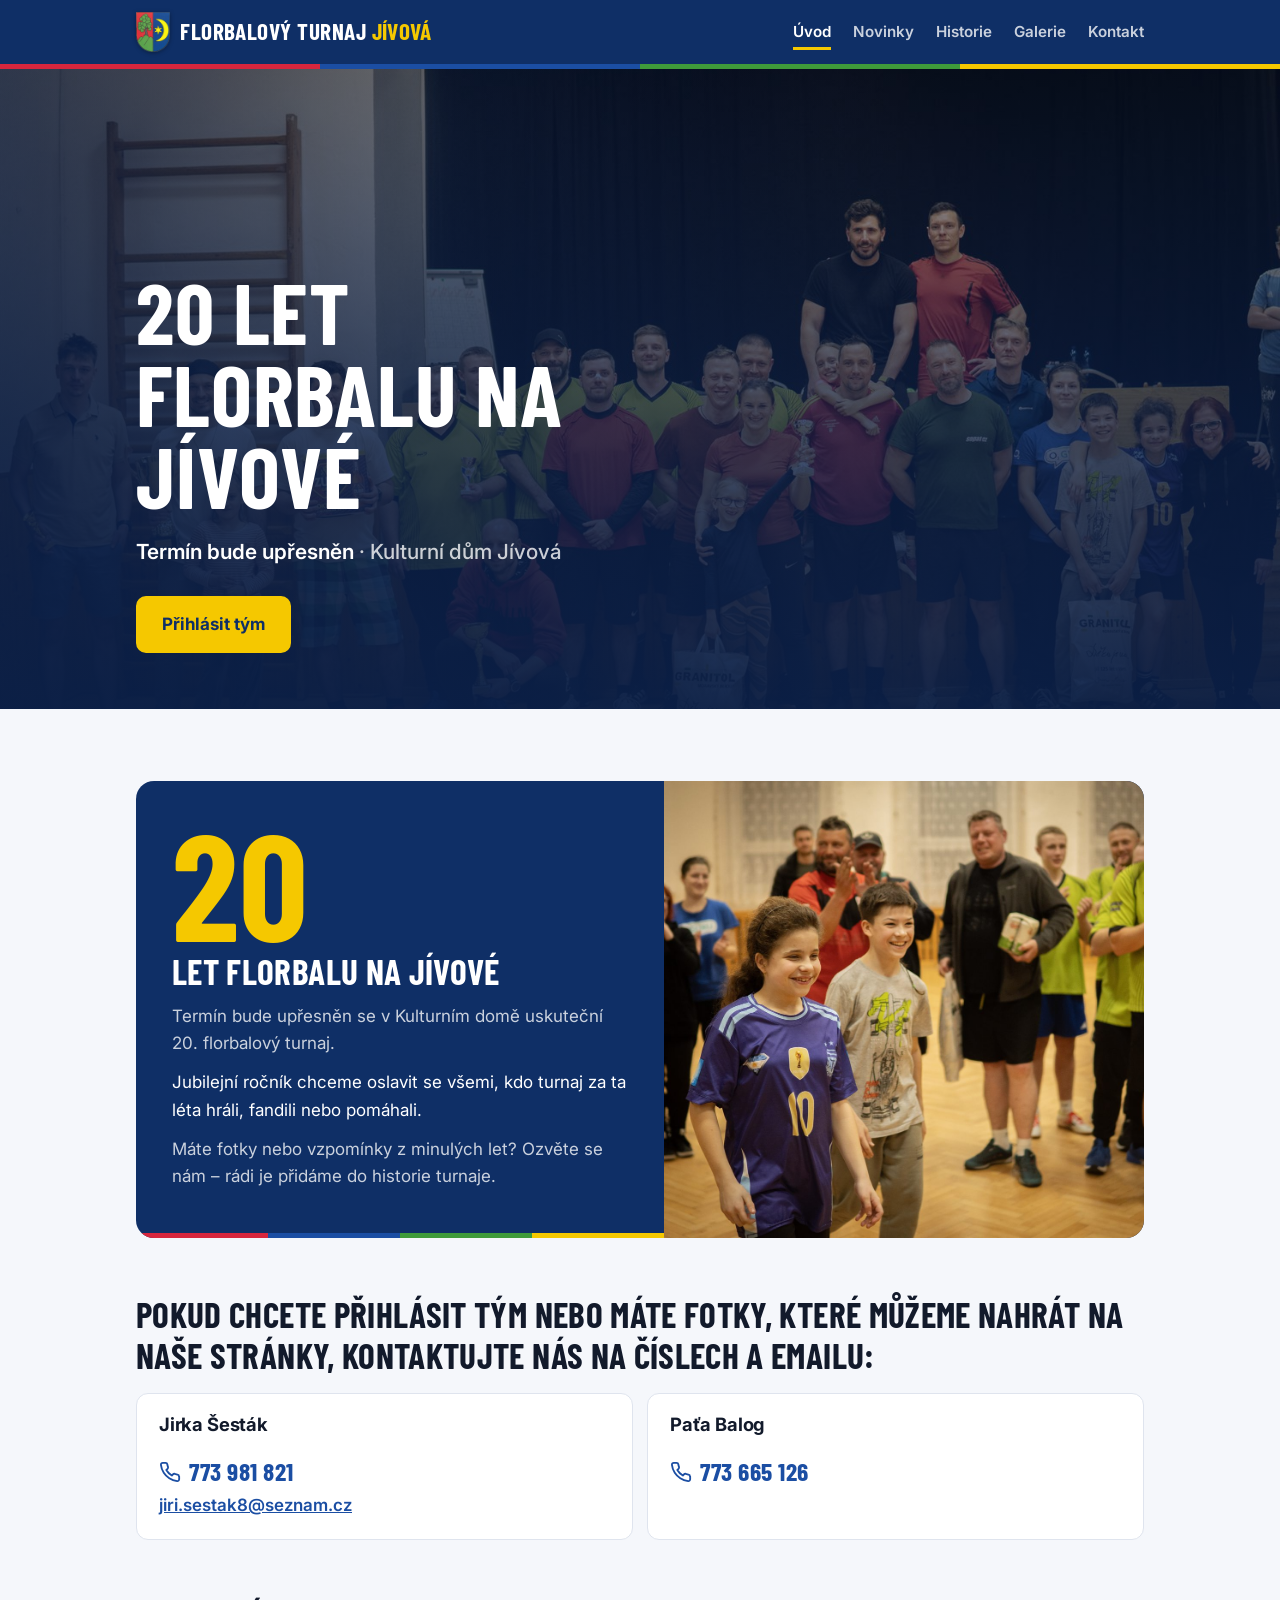
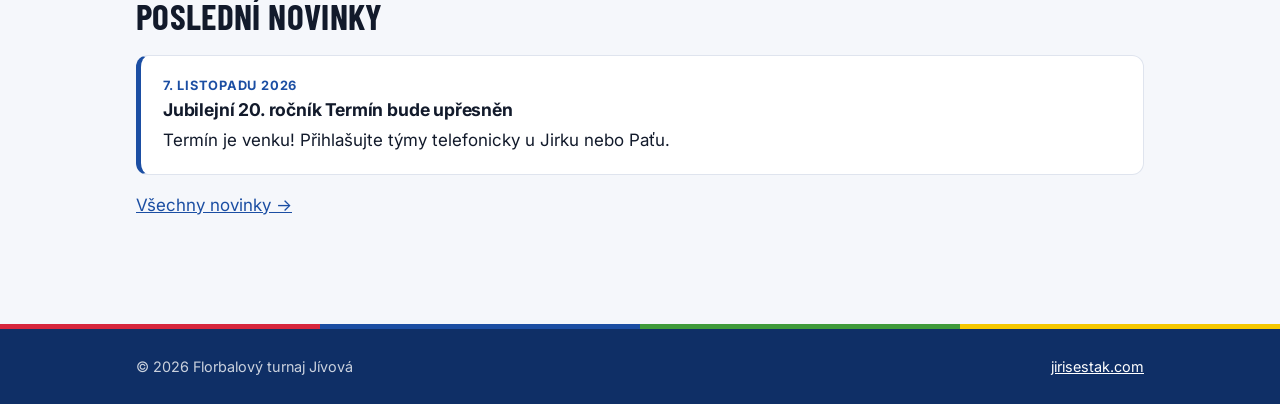
<file: index.html>
<!doctype html>
<html lang="cs">
<head>
  <meta charset="utf-8">
  <meta name="viewport" content="width=device-width, initial-scale=1">
  <title>Florbalový turnaj Jívová</title>
  <meta name="description" content="Jubilejní 20. ročník florbalového turnaje v Jívové – sobota 13. 2. 2027, Kulturní dům Jívová. Smíšené týmy 3–6 hráčů, startovné 600 Kč.">
  <script type="application/ld+json">
  {
    "@context": "https://schema.org",
    "@type": "SportsEvent",
    "name": "Florbalový turnaj Jívová – 20. ročník",
    "sport": "Floorball",
    "startDate": "2027-02-13T13:00:00+01:00",
    "eventStatus": "https://schema.org/EventScheduled",
    "eventAttendanceMode": "https://schema.org/OfflineEventAttendanceMode",
    "location": {
      "@type": "Place",
      "name": "Kulturní dům Jívová",
      "address": { "@type": "PostalAddress", "addressLocality": "Jívová", "addressCountry": "CZ" }
    },
    "image": "https://www.florbaljivova.cz/img/2026/13.jpg",
    "offers": { "@type": "Offer", "price": "600", "priceCurrency": "CZK", "description": "Startovné na tým" },
    "url": "https://www.florbaljivova.cz/"
  }
  </script>
  <link rel="preconnect" href="https://fonts.googleapis.com">
  <link rel="preconnect" href="https://fonts.gstatic.com" crossorigin>
  <link href="https://fonts.googleapis.com/css2?family=Barlow+Condensed:wght@600;700&family=Inter:wght@400;500;600;700&display=swap" rel="stylesheet">
  <link rel="stylesheet" href="css/style.css">
</head>
<body>
  <header class="site-header">
    <div class="wrap">
      <a class="logo" href="index.html" aria-label="Florbalový turnaj Jívová – úvodní stránka"><img src="img/znak-jivova.png" alt="" width="34" height="40"><span class="logo-text">Florbalový turnaj <span>Jívová</span></span></a>
      <ul class="nav">
        <li><a href="index.html" aria-current="page">Úvod</a></li>
        <li><a href="novinky.html">Novinky</a></li>
        <li><a href="historie.html">Historie</a></li>
        <li><a href="galerie.html">Galerie</a></li>
        <li><a href="kontakt.html">Kontakt</a></li>
      </ul>
    </div>
  </header>
  <div class="stripe"></div>

  <main>
    <section class="hero">
      <img class="hero-img" src="img/2026/13.jpg" alt="" fetchpriority="high">
      <div class="wrap">
        <h1>20 let florbalu na Jívové</h1>
        <p class="meta">Termín bude upřesněn <span>· Kulturní dům Jívová</span></p>
        <div class="actions">
          <a class="btn" href="#prihlaseni">Přihlásit tým</a>
      </div>
    </section>

    <div class="wrap">
      <section class="jubilee">
        <div class="jubilee-text">
          <p class="jubilee-num">20</p>
          <h2>let florbalu na Jívové</h2>
          <p>Termín bude upřesněn se v Kulturním domě uskuteční 20. florbalový turnaj. </p> Jubilejní ročník chceme oslavit se všemi, kdo turnaj za ta léta hráli, fandili nebo pomáhali.</p>
          <p>Máte fotky nebo vzpomínky z minulých let? Ozvěte se nám – rádi je přidáme do historie turnaje.</p>
          <div class="stripe"></div>
        </div>
        <div class="jubilee-photo">
          <img src="img/2026/12.jpg" loading="lazy">
        </div>
      </section>

      <h2 id="prihlaseni">Pokud chcete přihlásit tým nebo máte fotky, které můžeme nahrát na naše stránky, kontaktujte nás na číslech a emailu:</h2>
      <div class="contact-grid">
        <div class="card">
          <h3>Jirka Šesták</h3>
          <a class="phone" href="tel:+420773981821"><svg viewBox="0 0 24 24" fill="none" stroke="currentColor" stroke-width="2" stroke-linecap="round" stroke-linejoin="round" aria-hidden="true"><path d="M22 16.9v3a2 2 0 0 1-2.2 2 19.8 19.8 0 0 1-8.6-3.1 19.5 19.5 0 0 1-6-6A19.8 19.8 0 0 1 2.1 4.2 2 2 0 0 1 4.1 2h3a2 2 0 0 1 2 1.7c.1.9.4 1.8.7 2.7a2 2 0 0 1-.5 2.1L8 9.8a16 16 0 0 0 6 6l1.3-1.3a2 2 0 0 1 2.1-.4c.9.3 1.8.6 2.7.7a2 2 0 0 1 1.7 2z"/></svg>773 981 821</a>
          <br>
          <a class="email" href="mailto:jiri.sestak8@seznam.cz">jiri.sestak8@seznam.cz</a>
        </div>
        <div class="card">
          <h3>Paťa Balog</h3>
          <a class="phone" href="tel:+420773665126"><svg viewBox="0 0 24 24" fill="none" stroke="currentColor" stroke-width="2" stroke-linecap="round" stroke-linejoin="round" aria-hidden="true"><path d="M22 16.9v3a2 2 0 0 1-2.2 2 19.8 19.8 0 0 1-8.6-3.1 19.5 19.5 0 0 1-6-6A19.8 19.8 0 0 1 2.1 4.2 2 2 0 0 1 4.1 2h3a2 2 0 0 1 2 1.7c.1.9.4 1.8.7 2.7a2 2 0 0 1-.5 2.1L8 9.8a16 16 0 0 0 6 6l1.3-1.3a2 2 0 0 1 2.1-.4c.9.3 1.8.6 2.7.7a2 2 0 0 1 1.7 2z"/></svg>773 665 126</a>
        </div>
      </div>

      <h2>Poslední novinky</h2>
      <ul class="news">
        <li>
          <time datetime="2026-11-07">7. listopadu 2026</time>
          <h3>Jubilejní 20. ročník Termín bude upřesněn </h3>
          <p>Termín je venku! Přihlašujte týmy telefonicky u Jirku nebo Paťu.</p>
        </li>
      </ul>
      <p><a href="novinky.html">Všechny novinky →</a></p>
    </div>
  </main>

  <div class="stripe"></div>
  <footer class="site-footer">
    <div class="wrap">
      <span>© 2026 Florbalový turnaj Jívová</span>
      <a href="https://www.jirisestak.com">jirisestak.com</a>
    </div>
  </footer>
</body>
</html>
</file>
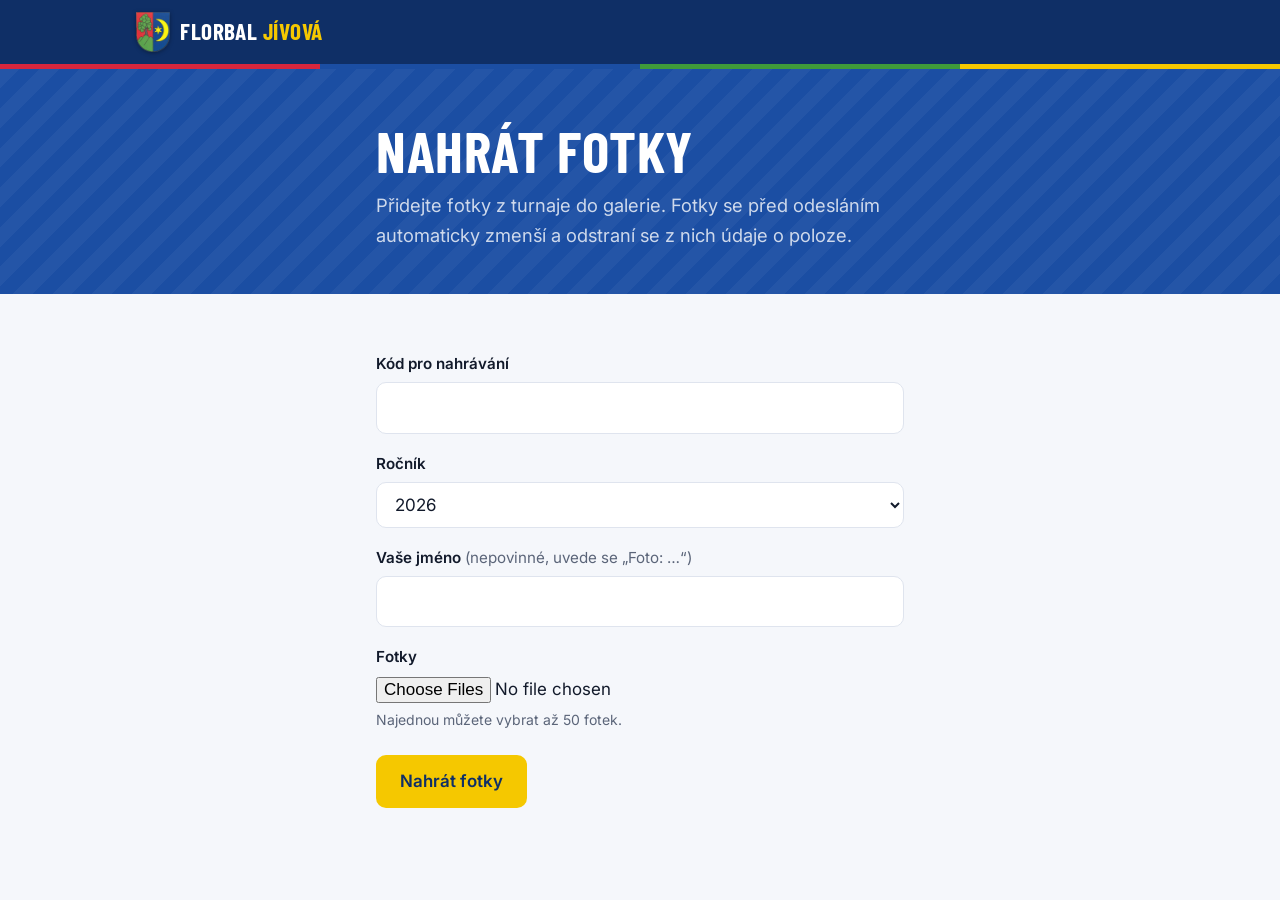
<file: nahrat/index.html>
<!doctype html>
<html lang="cs">
<head>
  <meta charset="utf-8">
  <meta name="viewport" content="width=device-width, initial-scale=1">
  <meta name="robots" content="noindex, nofollow">
  <meta name="referrer" content="no-referrer">
  <title>Nahrát fotky – Florbalový turnaj Jívová</title>
  <link rel="preconnect" href="https://fonts.googleapis.com">
  <link rel="preconnect" href="https://fonts.gstatic.com" crossorigin>
  <link href="https://fonts.googleapis.com/css2?family=Barlow+Condensed:wght@600;700&family=Inter:wght@400;500;600;700&display=swap" rel="stylesheet">
  <link rel="stylesheet" href="../css/style.css">
  <link rel="stylesheet" href="nahrat.css">
</head>
<body>
  <header class="site-header">
    <div class="wrap">
      <a class="logo" href="../index.html" aria-label="Florbalový turnaj Jívová – úvodní stránka"><img src="../img/znak-jivova.png" alt="" width="34" height="40"><span class="logo-text">Florbal <span>Jívová</span></span></a>
    </div>
  </header>
  <div class="stripe"></div>

  <main>
    <section class="page-head">
      <div class="wrap narrow">
        <h1>Nahrát fotky</h1>
        <p class="lead">Přidejte fotky z turnaje do galerie. Fotky se před odesláním automaticky zmenší a odstraní se z nich údaje o poloze.</p>
      </div>
    </section>
    <div class="wrap narrow">

      <p id="closed" class="box warn" hidden>Nahrávání fotek je teď vypnuté.</p>

      <form id="form" hidden>
        <label for="code">Kód pro nahrávání</label>
        <input id="code" name="code" type="password" autocomplete="off" required>

        <label for="year">Ročník</label>
        <select id="year" name="year" required></select>

        <label for="name">Vaše jméno <span class="opt">(nepovinné, uvede se „Foto: …“)</span></label>
        <input id="name" name="name" type="text" maxlength="40" autocomplete="name">

        <label for="files">Fotky</label>
        <input id="files" name="files" type="file" accept="image/jpeg,image/png,image/webp,image/heic,image/heif" multiple required>
        <p class="hint">Najednou můžete vybrat až 50 fotek.</p>

        <div id="previews" class="previews"></div>

        <p id="status" class="box" hidden></p>
        <div id="bar" class="bar" hidden><span></span></div>

        <button id="send" class="btn" type="submit">Nahrát fotky</button>
      </form>
    </div>
  </main>

  <script src="nahrat.js"></script>
</body>
</html>
</file>
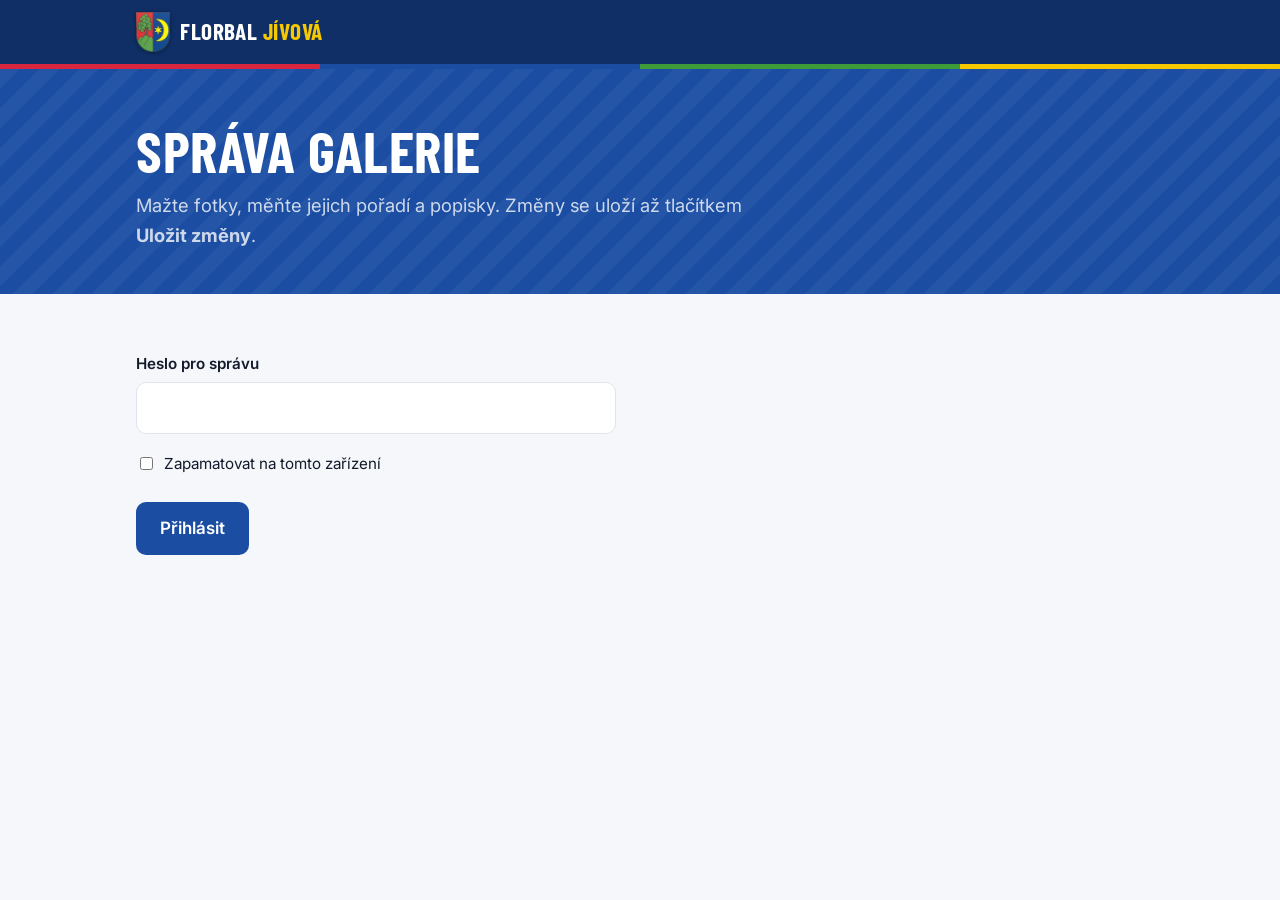
<file: sprava/index.html>
<!doctype html>
<html lang="cs">
<head>
  <meta charset="utf-8">
  <meta name="viewport" content="width=device-width, initial-scale=1">
  <meta name="robots" content="noindex, nofollow">
  <meta name="referrer" content="no-referrer">
  <title>Správa galerie – Florbalový turnaj Jívová</title>
  <link rel="preconnect" href="https://fonts.googleapis.com">
  <link rel="preconnect" href="https://fonts.gstatic.com" crossorigin>
  <link href="https://fonts.googleapis.com/css2?family=Barlow+Condensed:wght@600;700&family=Inter:wght@400;500;600;700&display=swap" rel="stylesheet">
  <link rel="stylesheet" href="../css/style.css">
  <link rel="stylesheet" href="sprava.css">
</head>
<body>
  <header class="site-header">
    <div class="wrap">
      <a class="logo" href="../index.html" aria-label="Florbalový turnaj Jívová – úvodní stránka"><img src="../img/znak-jivova.png" alt="" width="34" height="40"><span class="logo-text">Florbal <span>Jívová</span></span></a>
    </div>
  </header>
  <div class="stripe"></div>

  <main>
    <section class="page-head">
      <div class="wrap">
        <h1>Správa galerie</h1>
        <p class="lead">Mažte fotky, měňte jejich pořadí a popisky. Změny se uloží až tlačítkem <strong>Uložit změny</strong>.</p>
      </div>
    </section>
    <div class="wrap">

      <form id="login" class="login">
        <label for="code">Heslo pro správu</label>
        <input id="code" type="password" autocomplete="current-password" required>
        <label class="check"><input id="remember" type="checkbox"> Zapamatovat na tomto zařízení</label>
        <button class="btn btn-blue" type="submit">Přihlásit</button>
      </form>

      <p id="status" class="box" hidden></p>

      <div id="app" hidden>
        <div class="toolbar">
          <div class="upl">
            <span>Nahrávání fotek: <strong id="uplState">…</strong></span>
            <button id="uplToggle" class="btn btn-small" type="button">…</button>
          </div>
          <button id="logout" class="linkbtn" type="button">Odhlásit</button>
        </div>

        <label for="year">Ročník</label>
        <select id="year"></select>

        <label for="title">Nadpis ročníku <span class="opt">(např. „19. ročník, 28. 3. 2026“)</span></label>
        <input id="title" type="text" maxlength="80">

        <p class="hint" id="count"></p>
        <div id="grid" class="grid"></div>

        <div class="savebar" id="savebar" hidden>
          <span id="changes"></span>
          <button id="discard" class="linkbtn" type="button">Zahodit</button>
          <button id="save" class="btn btn-blue" type="button">Uložit změny</button>
        </div>
      </div>
    </div>
  </main>

  <script src="sprava.js"></script>
</body>
</html>
</file>
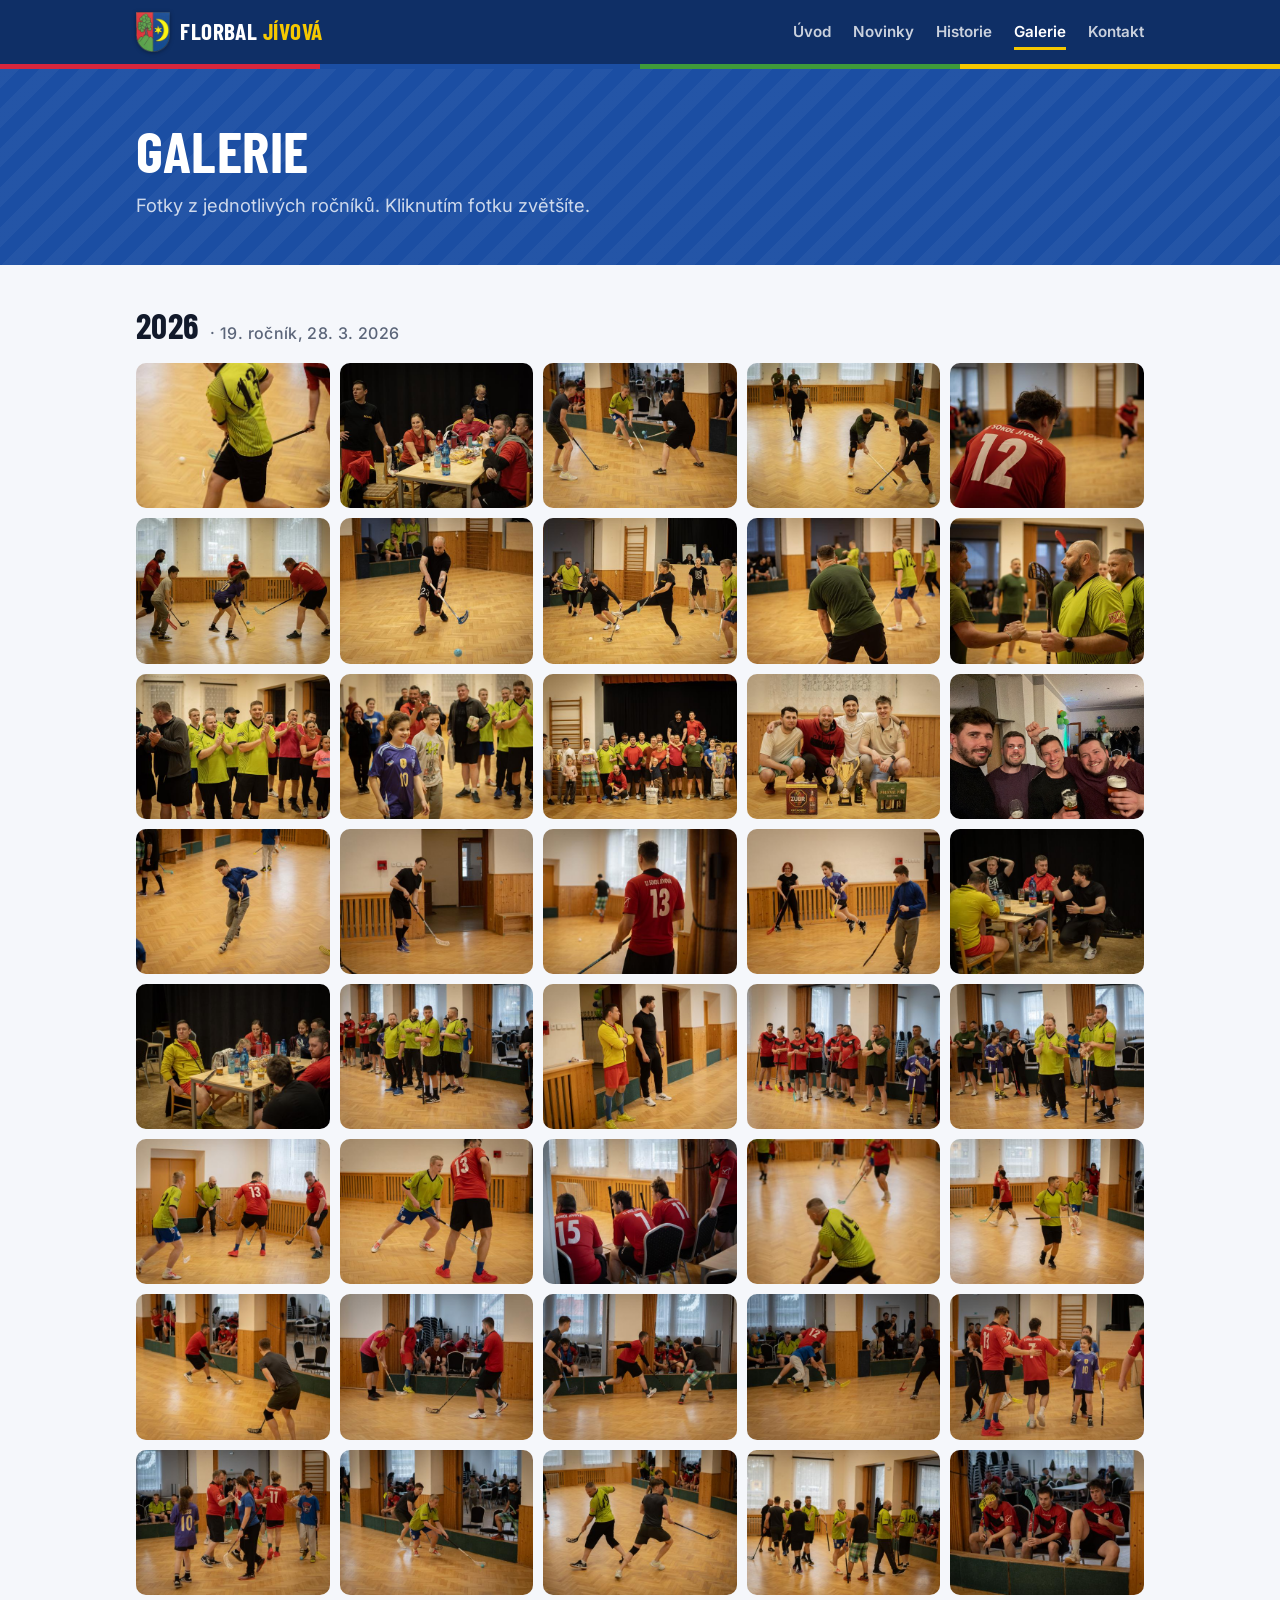
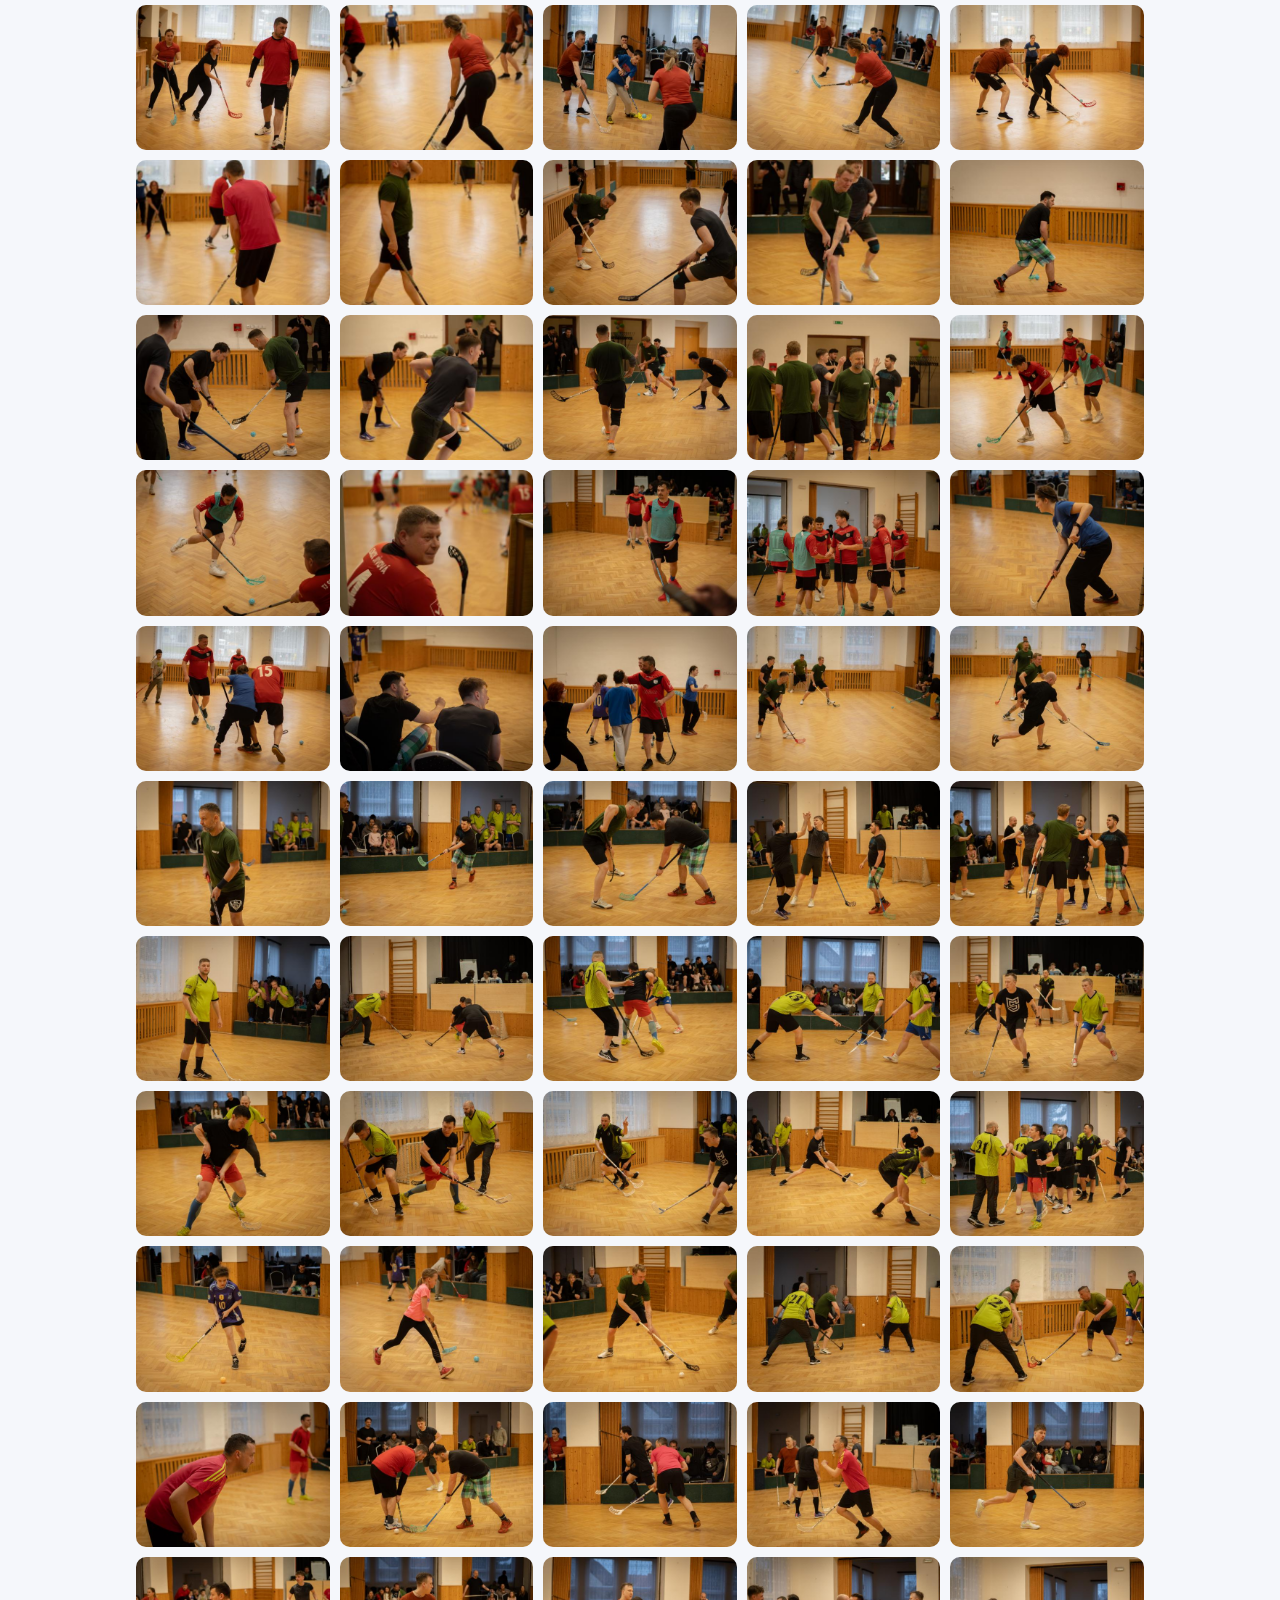
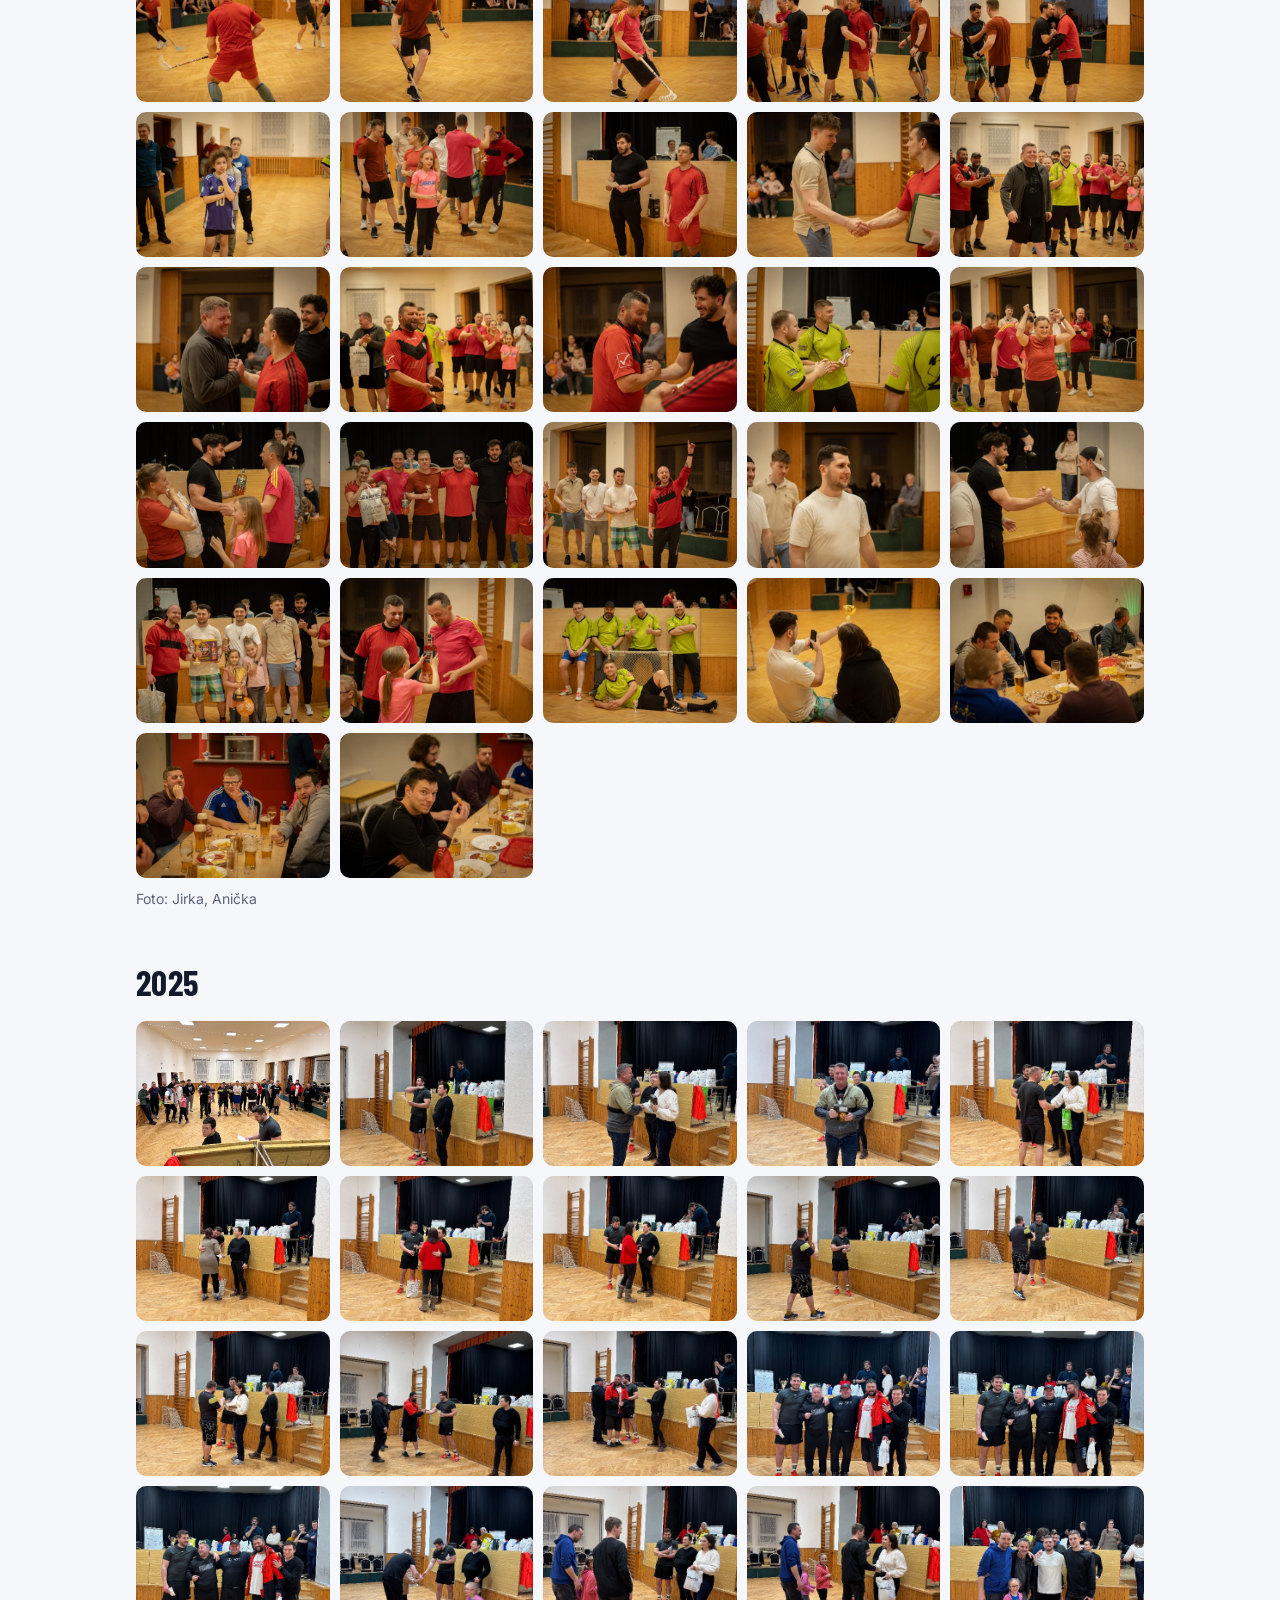
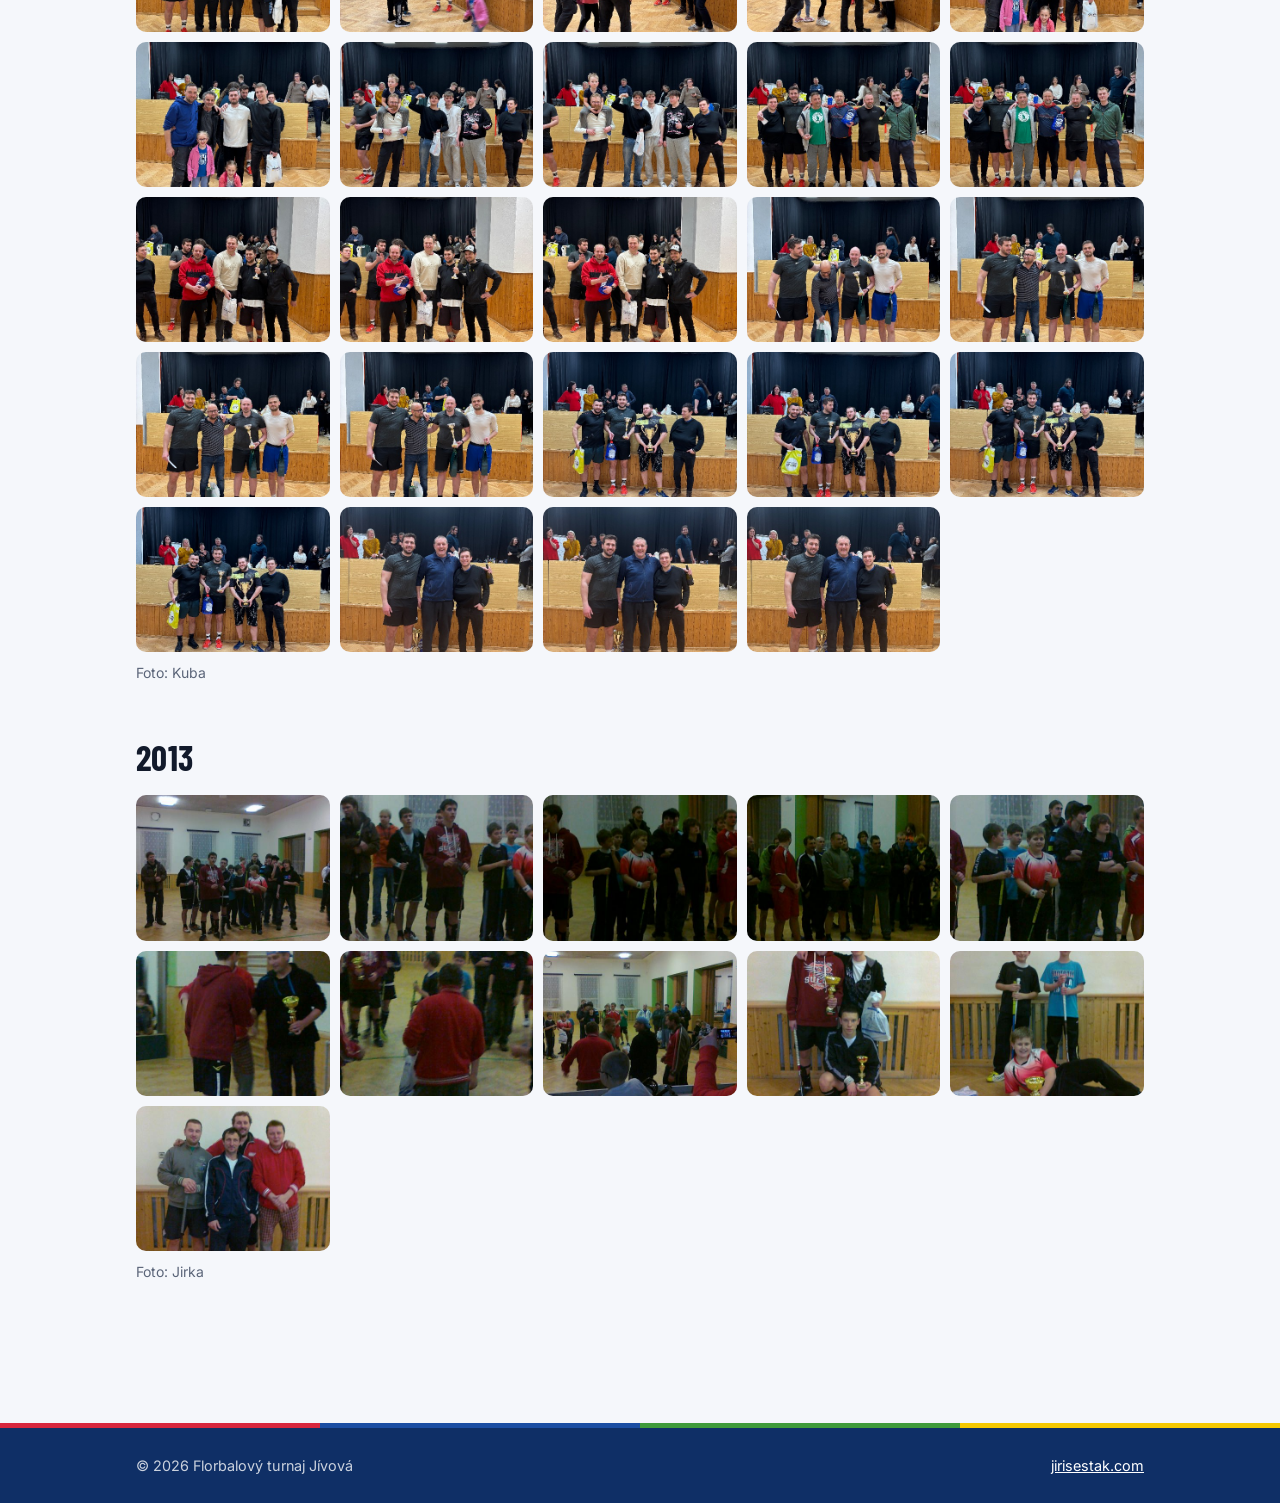
<file: galerie.html>
<!doctype html>
<html lang="cs">
<head>
  <meta charset="utf-8">
  <meta name="viewport" content="width=device-width, initial-scale=1">
  <title>Galerie – Florbalový turnaj Jívová</title>
  <meta name="description" content="Fotografie z florbalového turnaje v Jívové.">
  <link rel="preconnect" href="https://fonts.googleapis.com">
  <link rel="preconnect" href="https://fonts.gstatic.com" crossorigin>
  <link href="https://fonts.googleapis.com/css2?family=Barlow+Condensed:wght@600;700&family=Inter:wght@400;500;600;700&display=swap" rel="stylesheet">
  <link rel="stylesheet" href="css/style.css">
</head>
<body>
  <header class="site-header">
    <div class="wrap">
      <a class="logo" href="index.html" aria-label="Florbalový turnaj Jívová – úvodní stránka"><img src="img/znak-jivova.png" alt="" width="34" height="40"><span class="logo-text">Florbal <span>Jívová</span></span></a>
      <ul class="nav">
        <li><a href="index.html">Úvod</a></li>
        <li><a href="novinky.html">Novinky</a></li>
        <li><a href="historie.html">Historie</a></li>
        <li><a href="galerie.html" aria-current="page">Galerie</a></li>
        <li><a href="kontakt.html">Kontakt</a></li>
      </ul>
    </div>
  </header>
  <div class="stripe"></div>

  <main>
    <section class="page-head">
      <div class="wrap">
        <h1>Galerie</h1>
        <p class="lead">Fotky z jednotlivých ročníků. Kliknutím fotku zvětšíte.</p>
      </div>
    </section>
    <div class="wrap">

      <!--
        Seznam fotek je v img/galerie.json (ročníky, soubory, popisky).
        Fotku z galerie odeberete smazáním jejího řádku v galerie.json.
      -->
      <div id="albums"><p class="muted">Načítám fotky…</p></div>
      <noscript><p>Pro zobrazení galerie je potřeba zapnutý JavaScript.</p></noscript>
    </div>
  </main>

  <div class="lightbox" id="lightbox" aria-hidden="true">
    <button class="close" aria-label="Zavřít">×</button>
    <button class="prev" aria-label="Předchozí">‹</button>
    <img alt="">
    <button class="next" aria-label="Další">›</button>
  </div>

  <div class="stripe"></div>
  <footer class="site-footer">
    <div class="wrap">
      <span>© 2026 Florbalový turnaj Jívová</span>
      <a href="https://www.jirisestak.com">jirisestak.com</a>
    </div>
  </footer>

  <script>
    (function () {
      const albums = document.getElementById('albums');

      function el(tag, attrs, children) {
        const e = document.createElement(tag);
        for (const k in attrs || {}) e.setAttribute(k, attrs[k]);
        (children || []).forEach(c => e.append(c));
        return e;
      }

      // Vykreslení alb ze seznamu fotek
      fetch('img/galerie.json', { cache: 'no-cache' })
        .then(r => r.json())
        .then(data => {
          albums.textContent = '';
          const years = (data.years || []).filter(y => y.photos && y.photos.length)
            .sort((a, b) => b.year - a.year);
          if (!years.length) { albums.append(el('p', { class: 'muted' }, ['Zatím tu nejsou žádné fotky.'])); return; }

          years.forEach(y => {
            const heading = el('h2', {}, [String(y.year)]);
            if (y.title) heading.append(' ', el('small', {}, ['· ' + y.title]));
            const grid = el('div', { class: 'gallery' });
            y.photos.forEach(p => {
              grid.append(el('a', { href: `img/${y.year}/${p.file}` }, [
                el('img', { src: `img/${y.year}/nahledy/${p.file}`, alt: p.alt || `Fotka z roku ${y.year}`,
                            width: p.w || 600, height: p.h || 400, loading: 'lazy' })
              ]));
            });
            const section = el('section', { class: 'album' }, [heading, grid]);
            const authors = [...new Set(y.photos.map(p => p.by).filter(Boolean))];
            if (authors.length) section.append(el('p', { class: 'credit' }, ['Foto: ' + authors.join(', ')]));
            albums.append(section);
          });
        })
        .catch(() => { albums.textContent = 'Fotky se nepodařilo načíst. Zkuste stránku obnovit.'; });

      // Jednoduchá prohlížečka fotek
      const box = document.getElementById('lightbox');
      const img = box.querySelector('img');
      let links = [], i = 0;

      function show(n) {
        i = (n + links.length) % links.length;
        img.removeAttribute('src');
        img.src = links[i].href;
        img.alt = links[i].querySelector('img')?.alt || '';
        box.classList.add('open');
        box.setAttribute('aria-hidden', 'false');
      }
      function close() {
        box.classList.remove('open');
        box.setAttribute('aria-hidden', 'true');
      }

      albums.addEventListener('click', e => {
        const a = e.target.closest('.gallery a');
        if (!a) return;
        e.preventDefault();
        links = Array.from(albums.querySelectorAll('.gallery a'));
        show(links.indexOf(a));
      });
      box.querySelector('.close').addEventListener('click', close);
      box.querySelector('.prev').addEventListener('click', () => show(i - 1));
      box.querySelector('.next').addEventListener('click', () => show(i + 1));
      box.addEventListener('click', e => { if (e.target === box) close(); });
      document.addEventListener('keydown', e => {
        if (!box.classList.contains('open')) return;
        if (e.key === 'Escape') close();
        if (e.key === 'ArrowLeft') show(i - 1);
        if (e.key === 'ArrowRight') show(i + 1);
      });
    })();
  </script>
</body>
</html>
</file>
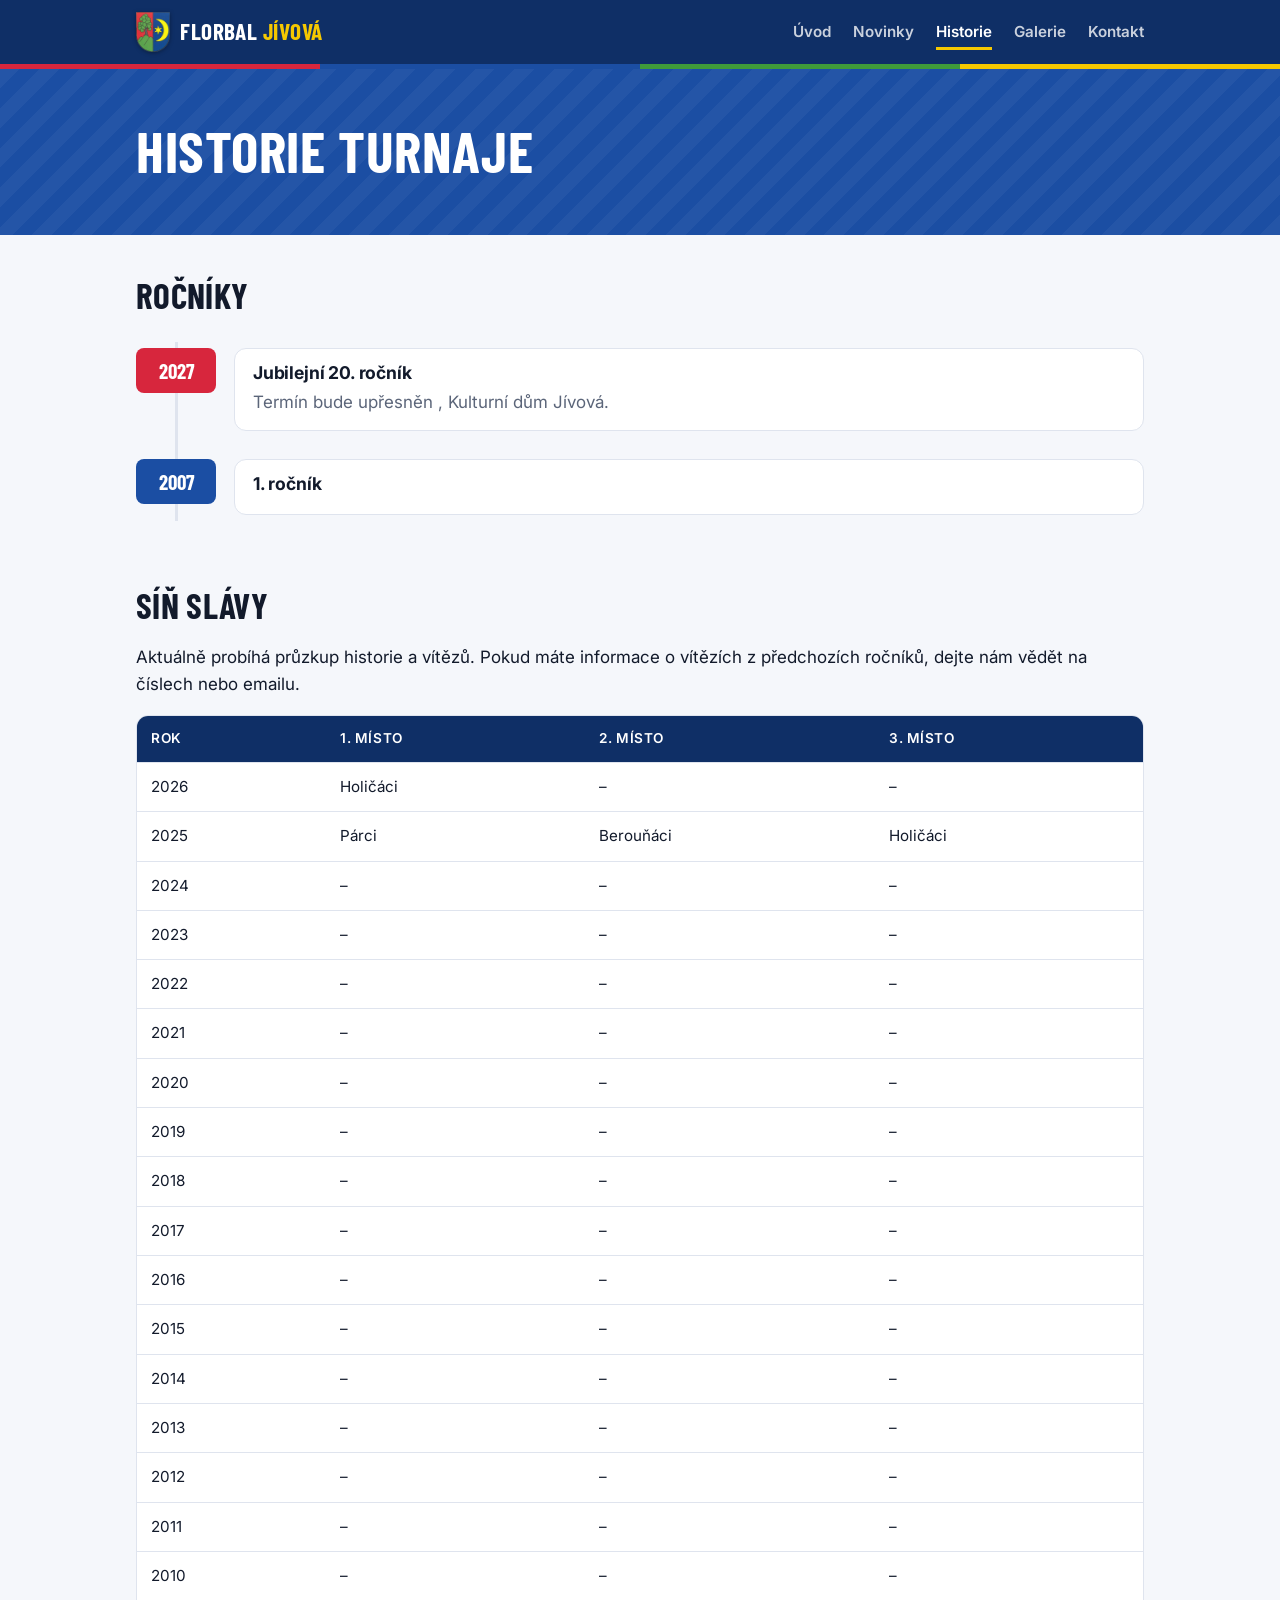
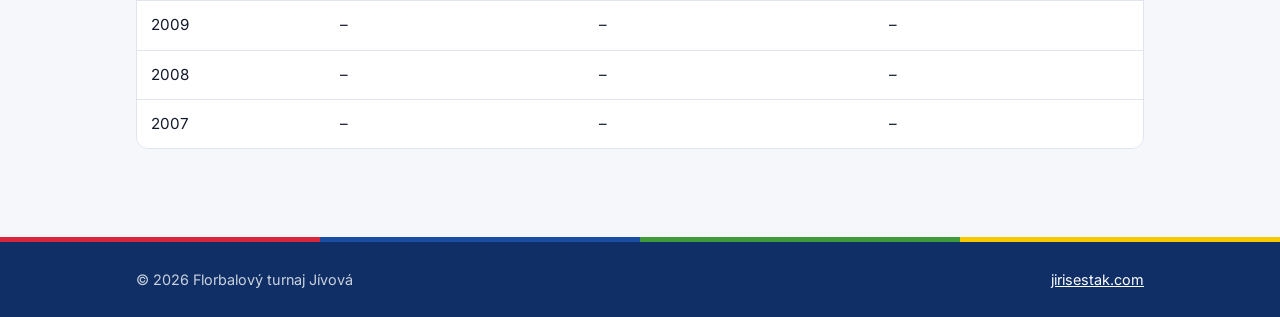
<file: historie.html>
<!doctype html>
<html lang="cs">
<head>
  <meta charset="utf-8">
  <meta name="viewport" content="width=device-width, initial-scale=1">
  <title>Historie – Florbalový turnaj Jívová</title>
  <meta name="description" content="Historie a výsledky všech ročníků florbalového turnaje v Jívové.">
  <link rel="preconnect" href="https://fonts.googleapis.com">
  <link rel="preconnect" href="https://fonts.gstatic.com" crossorigin>
  <link href="https://fonts.googleapis.com/css2?family=Barlow+Condensed:wght@600;700&family=Inter:wght@400;500;600;700&display=swap" rel="stylesheet">
  <link rel="stylesheet" href="css/style.css">
</head>
<body>
  <header class="site-header">
    <div class="wrap">
      <a class="logo" href="index.html" aria-label="Florbalový turnaj Jívová – úvodní stránka"><img src="img/znak-jivova.png" alt="" width="34" height="40"><span class="logo-text">Florbal <span>Jívová</span></span></a>
      <ul class="nav">
        <li><a href="index.html">Úvod</a></li>
        <li><a href="novinky.html">Novinky</a></li>
        <li><a href="historie.html" aria-current="page">Historie</a></li>
        <li><a href="galerie.html">Galerie</a></li>
        <li><a href="kontakt.html">Kontakt</a></li>
      </ul>
    </div>
  </header>
  <div class="stripe"></div>

  <main>
    <section class="page-head">
      <div class="wrap">
        <h1>Historie turnaje</h1>
      </div>
    </section>
    <div class="wrap">
      <h2>Ročníky</h2>
      <ol class="timeline">
        <li>
          <span class="year">2027</span>
          <div>
            <h3>Jubilejní 20. ročník</h3>
            <p>Termín bude upřesněn , Kulturní dům Jívová.</p>
          </div>
        </li>
        <li>
          <span class="year">2007</span>
          <div>
            <h3>1. ročník</h3>
          </div>
        </li>
      </ol>

      <h2>Síň slávy</h2>
      <p>Aktuálně probíhá průzkup historie a vítězů. Pokud máte informace o vítězích z předchozích ročníků, dejte nám vědět na číslech nebo emailu.</p>
      <div class="table-scroll">
        <table class="results">
          <thead>
            <tr><th>Rok</th><th>1. místo</th><th>2. místo</th><th>3. místo</th></tr>
          </thead>
          <tbody>
            <tr><td>2026</td><td>Holičáci</td><td>–</td><td>–</td></tr>
            <tr><td>2025</td><td>Párci</td><td>Berouňáci</td><td>Holičáci</td></tr>
            <tr><td>2024</td><td>–</td><td>–</td><td>–</td></tr>
            <tr><td>2023</td><td>–</td><td>–</td><td>–</td></tr>
            <tr><td>2022</td><td>–</td><td>–</td><td>–</td></tr>
            <tr><td>2021</td><td>–</td><td>–</td><td>–</td></tr>
            <tr><td>2020</td><td>–</td><td>–</td><td>–</td></tr>
            <tr><td>2019</td><td>–</td><td>–</td><td>–</td></tr>
            <tr><td>2018</td><td>–</td><td>–</td><td>–</td></tr>
            <tr><td>2017</td><td>–</td><td>–</td><td>–</td></tr>
            <tr><td>2016</td><td>–</td><td>–</td><td>–</td></tr>
            <tr><td>2015</td><td>–</td><td>–</td><td>–</td></tr>
            <tr><td>2014</td><td>–</td><td>–</td><td>–</td></tr>
            <tr><td>2013</td><td>–</td><td>–</td><td>–</td></tr>
            <tr><td>2012</td><td>–</td><td>–</td><td>–</td></tr>
            <tr><td>2011</td><td>–</td><td>–</td><td>–</td></tr>
            <tr><td>2010</td><td>–</td><td>–</td><td>–</td></tr>
            <tr><td>2009</td><td>–</td><td>–</td><td>–</td></tr>
            <tr><td>2008</td><td>–</td><td>–</td><td>–</td></tr>
            <tr><td>2007</td><td>–</td><td>–</td><td>–</td></tr>
          </tbody>
        </table>
      </div>
    </div>
  </main>

  <div class="stripe"></div>
  <footer class="site-footer">
    <div class="wrap">
      <span>© 2026 Florbalový turnaj Jívová</span>
      <a href="https://www.jirisestak.com">jirisestak.com</a>
    </div>
  </footer>
</body>
</html>
</file>
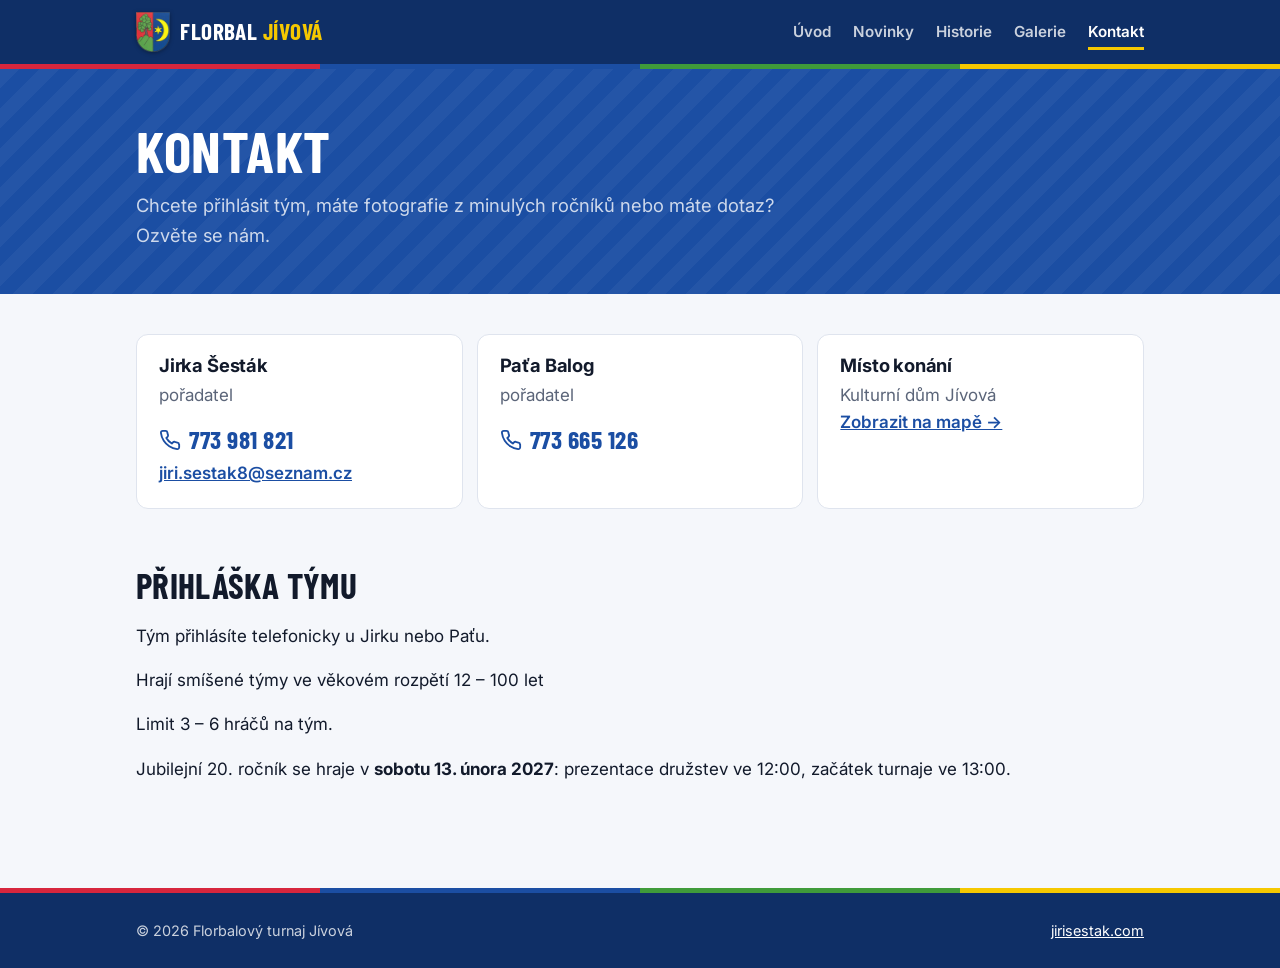
<file: kontakt.html>
<!doctype html>
<html lang="cs">
<head>
  <meta charset="utf-8">
  <meta name="viewport" content="width=device-width, initial-scale=1">
  <title>Kontakt – Florbalový turnaj Jívová</title>
  <meta name="description" content="Kontakt na pořadatele florbalového turnaje v Jívové.">
  <link rel="preconnect" href="https://fonts.googleapis.com">
  <link rel="preconnect" href="https://fonts.gstatic.com" crossorigin>
  <link href="https://fonts.googleapis.com/css2?family=Barlow+Condensed:wght@600;700&family=Inter:wght@400;500;600;700&display=swap" rel="stylesheet">
  <link rel="stylesheet" href="css/style.css">
</head>
<body>
  <header class="site-header">
    <div class="wrap">
      <a class="logo" href="index.html" aria-label="Florbalový turnaj Jívová – úvodní stránka"><img src="img/znak-jivova.png" alt="" width="34" height="40"><span class="logo-text">Florbal <span>Jívová</span></span></a>
      <ul class="nav">
        <li><a href="index.html">Úvod</a></li>
        <li><a href="novinky.html">Novinky</a></li>
        <li><a href="historie.html">Historie</a></li>
        <li><a href="galerie.html">Galerie</a></li>
        <li><a href="kontakt.html" aria-current="page">Kontakt</a></li>
      </ul>
    </div>
  </header>
  <div class="stripe"></div>

  <main>
    <section class="page-head">
      <div class="wrap">
        <h1>Kontakt</h1>
        <p class="lead">Chcete přihlásit tým, máte fotografie z minulých ročníků nebo máte dotaz? Ozvěte se nám.</p>
      </div>
    </section>
    <div class="wrap">

      <div class="contact-grid">
        <div class="card">
          <h3>Jirka Šesták</h3>
          <p>pořadatel</p>
          <a class="phone" href="tel:+420773981821"><svg viewBox="0 0 24 24" fill="none" stroke="currentColor" stroke-width="2" stroke-linecap="round" stroke-linejoin="round" aria-hidden="true"><path d="M22 16.9v3a2 2 0 0 1-2.2 2 19.8 19.8 0 0 1-8.6-3.1 19.5 19.5 0 0 1-6-6A19.8 19.8 0 0 1 2.1 4.2 2 2 0 0 1 4.1 2h3a2 2 0 0 1 2 1.7c.1.9.4 1.8.7 2.7a2 2 0 0 1-.5 2.1L8 9.8a16 16 0 0 0 6 6l1.3-1.3a2 2 0 0 1 2.1-.4c.9.3 1.8.6 2.7.7a2 2 0 0 1 1.7 2z"/></svg>773 981 821</a>
          <br>
          <a class="email" href="mailto:jiri.sestak8@seznam.cz">jiri.sestak8@seznam.cz</a>
        </div>
        <div class="card">
          <h3>Paťa Balog</h3>
          <p>pořadatel</p>
          <a class="phone" href="tel:+420773665126"><svg viewBox="0 0 24 24" fill="none" stroke="currentColor" stroke-width="2" stroke-linecap="round" stroke-linejoin="round" aria-hidden="true"><path d="M22 16.9v3a2 2 0 0 1-2.2 2 19.8 19.8 0 0 1-8.6-3.1 19.5 19.5 0 0 1-6-6A19.8 19.8 0 0 1 2.1 4.2 2 2 0 0 1 4.1 2h3a2 2 0 0 1 2 1.7c.1.9.4 1.8.7 2.7a2 2 0 0 1-.5 2.1L8 9.8a16 16 0 0 0 6 6l1.3-1.3a2 2 0 0 1 2.1-.4c.9.3 1.8.6 2.7.7a2 2 0 0 1 1.7 2z"/></svg>773 665 126</a>
        </div>
        <div class="card">
          <h3>Místo konání</h3>
          <p>Kulturní dům Jívová<br><a href="https://mapy.cz/?q=Kulturn%C3%AD%20d%C5%AFm%20J%C3%ADvov%C3%A1">Zobrazit na mapě →</a></p>
        </div>
      </div>

      <h2>Přihláška týmu</h2>
      <p>Tým přihlásíte telefonicky u Jirku nebo Paťu.</p>
      <p>Hrají smíšené týmy ve věkovém rozpětí 12 – 100 let</p>
      <p>Limit 3 – 6 hráčů na tým.</p>
      <p>Jubilejní 20. ročník se hraje v <strong>sobotu 13. února 2027</strong>: prezentace družstev ve 12:00, začátek turnaje ve 13:00.</p>
    </div>
  </main>

  <div class="stripe"></div>
  <footer class="site-footer">
    <div class="wrap">
      <span>© 2026 Florbalový turnaj Jívová</span>
      <a href="https://www.jirisestak.com">jirisestak.com</a>
    </div>
  </footer>
</body>
</html>
</file>
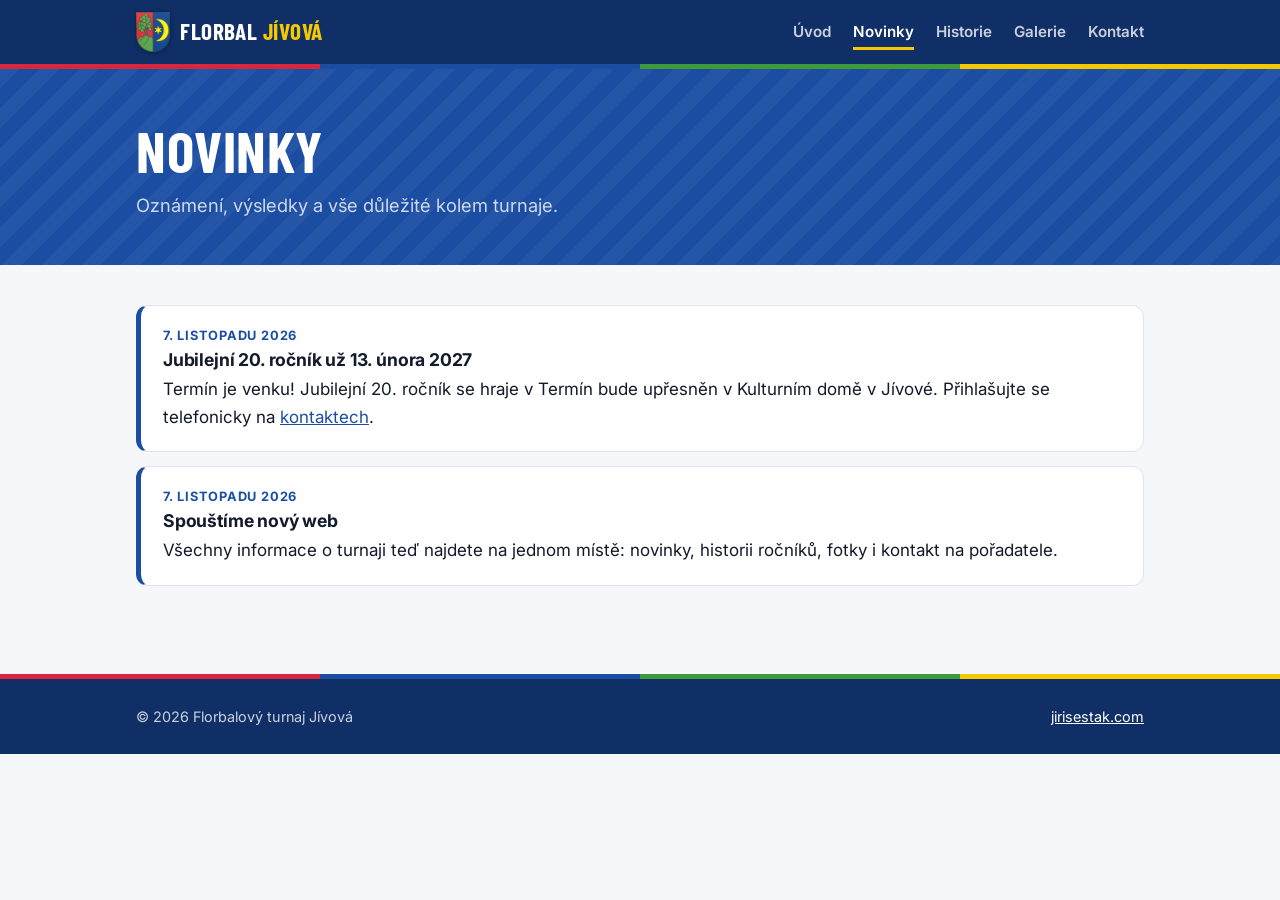
<file: novinky.html>
<!doctype html>
<html lang="cs">
<head>
  <meta charset="utf-8">
  <meta name="viewport" content="width=device-width, initial-scale=1">
  <title>Novinky – Florbalový turnaj Jívová</title>
  <meta name="description" content="Aktuality a oznámení k florbalovému turnaji v Jívové.">
  <link rel="preconnect" href="https://fonts.googleapis.com">
  <link rel="preconnect" href="https://fonts.gstatic.com" crossorigin>
  <link href="https://fonts.googleapis.com/css2?family=Barlow+Condensed:wght@600;700&family=Inter:wght@400;500;600;700&display=swap" rel="stylesheet">
  <link rel="stylesheet" href="css/style.css">
</head>
<body>
  <header class="site-header">
    <div class="wrap">
      <a class="logo" href="index.html" aria-label="Florbalový turnaj Jívová – úvodní stránka"><img src="img/znak-jivova.png" alt="" width="34" height="40"><span class="logo-text">Florbal <span>Jívová</span></span></a>
      <ul class="nav">
        <li><a href="index.html">Úvod</a></li>
        <li><a href="novinky.html" aria-current="page">Novinky</a></li>
        <li><a href="historie.html">Historie</a></li>
        <li><a href="galerie.html">Galerie</a></li>
        <li><a href="kontakt.html">Kontakt</a></li>
      </ul>
    </div>
  </header>
  <div class="stripe"></div>

  <main>
    <section class="page-head">
      <div class="wrap">
        <h1>Novinky</h1>
        <p class="lead">Oznámení, výsledky a vše důležité kolem turnaje.</p>
      </div>
    </section>
    <div class="wrap">
      <ul class="news">
        <li>
          <time datetime="2026-11-07">7. listopadu 2026</time>
          <h3>Jubilejní 20. ročník už 13. února 2027</h3>
          <p>Termín je venku! Jubilejní 20. ročník se hraje v Termín bude upřesněn v Kulturním domě v Jívové. Přihlašujte se telefonicky na <a href="kontakt.html">kontaktech</a>.</p>
        </li>
        <li>
          <time datetime="2026-11-07">7. listopadu 2026</time>
          <h3>Spouštíme nový web</h3>
          <p>Všechny informace o turnaji teď najdete na jednom místě: novinky, historii ročníků, fotky i kontakt na pořadatele.</p>
        </li>
      </ul>
    </div>
  </main>

  <div class="stripe"></div>
  <footer class="site-footer">
    <div class="wrap">
      <span>© 2026 Florbalový turnaj Jívová</span>
      <a href="https://www.jirisestak.com">jirisestak.com</a>
    </div>
  </footer>
</body>
</html>
</file>
<file: css/style.css>
/* Florbalový turnaj Jívová – sdílené styly
   Barvy vychází z barev obce Jívová: červená, modrá, zelená, žlutá. */

:root {
  --red: #d7263d;
  --blue: #1b4ea3;
  --blue-dark: #0f2f66;
  --green: #3f9b3a;
  --yellow: #f5c800;

  --bg: #f5f7fb;
  --surface: #ffffff;
  --text: #121a2b;
  --muted: #5b6579;
  --line: #dfe4ee;
  --accent: var(--blue);
  --accent-soft: #e6eefb;
  --on-dark: #ffffff;
  --on-dark-muted: rgba(255, 255, 255, 0.78);

  --radius: 12px;
  --max: 1040px;
  --display: "Barlow Condensed", "Arial Narrow", system-ui, sans-serif;
  --body: "Inter", system-ui, -apple-system, "Segoe UI", sans-serif;
}

@media (prefers-color-scheme: dark) {
  :root {
    --bg: #0b1220;
    --surface: #131d33;
    --text: #eaf0fb;
    --muted: #9ba7c0;
    --line: #233150;
    --accent: #7fa8ff;
    --accent-soft: #18264a;
    --blue-dark: #0a1f47;
  }
}

* { box-sizing: border-box; }
html, body { margin: 0; }

body {
  background: var(--bg);
  color: var(--text);
  font-family: var(--body);
  line-height: 1.6;
  font-size: 17px;
}

img { max-width: 100%; display: block; }
a { color: var(--accent); }

.wrap {
  max-width: var(--max);
  margin: 0 auto;
  padding: 0 16px;
}

/* Barevný pruh v barvách obce */
.stripe {
  height: 5px;
  background: linear-gradient(90deg,
    var(--red) 0 25%, var(--blue) 25% 50%, var(--green) 50% 75%, var(--yellow) 75% 100%);
}

/* ---------- Hlavička a navigace ---------- */

.site-header {
  background: var(--blue-dark);
  position: sticky;
  top: 0;
  z-index: 10;
}
.site-header .wrap {
  display: flex;
  flex-wrap: wrap;
  align-items: center;
  justify-content: space-between;
  gap: 6px 24px;
  padding-top: 12px;
  padding-bottom: 12px;
}

.logo {
  font-family: var(--display);
  font-weight: 700;
  font-size: 1.45rem;
  line-height: 1;
  text-transform: uppercase;
  letter-spacing: 0.02em;
  color: var(--on-dark);
  text-decoration: none;
}
.logo { display: inline-flex; align-items: center; gap: 10px; }
.logo img { height: 40px; width: auto; filter: drop-shadow(0 1px 2px rgba(0, 0, 0, 0.35)); transition: transform .15s; }
.logo:hover img { transform: scale(1.06); }
.logo-text span { color: var(--yellow); }

.nav {
  display: flex;
  flex-wrap: wrap;
  gap: 2px 22px;
  margin: 0;
  padding: 0;
  list-style: none;
}
.nav a {
  color: var(--on-dark-muted);
  text-decoration: none;
  font-size: 0.95rem;
  font-weight: 600;
  padding: 6px 0;
  border-bottom: 3px solid transparent;
}
.nav a:hover { color: var(--on-dark); }
@media (max-width: 440px) {
  .nav { gap: 2px 13px; }
  .nav a { font-size: 0.88rem; }
}
.nav a[aria-current="page"] { color: var(--on-dark); border-bottom-color: var(--yellow); }

/* ---------- Typografie ---------- */

main { padding: 0 0 88px; }
main > .wrap:first-child { padding-top: 48px; }

h1, h2, h3 { line-height: 1.15; }
h1, h2 {
  font-family: var(--display);
  font-weight: 700;
  text-transform: uppercase;
  letter-spacing: 0.01em;
}
h1 { font-size: clamp(2.4rem, 6vw, 3.6rem); margin: 0 0 12px; }
h2 { font-size: clamp(1.7rem, 3.5vw, 2.2rem); margin: 56px 0 18px; }
h3 { font-size: 1.1rem; margin: 0 0 6px; letter-spacing: -0.01em; }

.lead { color: var(--muted); font-size: 1.15rem; margin: 0 0 32px; max-width: 660px; }
.muted { color: var(--muted); }
.note { color: var(--muted); margin: 16px 0 0; }

.eyebrow {
  display: inline-block;
  background: var(--yellow);
  color: var(--blue-dark);
  font-weight: 700;
  font-size: 0.8rem;
  letter-spacing: 0.08em;
  text-transform: uppercase;
  padding: 5px 12px;
  border-radius: 6px;
  margin-bottom: 16px;
  align-self: flex-start;
}

/* ---------- Tlačítka ---------- */

.actions { display: flex; flex-wrap: wrap; gap: 12px; margin-top: 28px; }
.btn {
  display: inline-block;
  background: var(--yellow);
  color: var(--blue-dark);
  text-decoration: none;
  font-weight: 700;
  padding: 13px 24px;
  border-radius: 10px;
  border: 2px solid var(--yellow);
  transition: transform .15s, box-shadow .15s;
}
.btn:hover { transform: translateY(-1px); box-shadow: 0 6px 18px rgba(0, 0, 0, 0.18); }
.btn-ghost { background: transparent; color: var(--on-dark); border-color: rgba(255, 255, 255, 0.7); }
.btn-blue { background: var(--blue); border-color: var(--blue); color: #fff; }

/* ---------- Úvodní fotka (home) ---------- */

.hero {
  position: relative;
  color: var(--on-dark);
  background: var(--blue-dark);
  overflow: hidden;
}
.hero-img {
  position: absolute;
  inset: 0;
  width: 100%;
  height: 100%;
  object-fit: cover;
  object-position: center 40%;
}
.hero::after {
  content: "";
  position: absolute;
  inset: 0;
  background:
    linear-gradient(180deg, rgba(10, 31, 71, 0.35) 0%, rgba(10, 31, 71, 0.75) 55%, rgba(10, 31, 71, 0.95) 100%),
    linear-gradient(90deg, rgba(10, 31, 71, 0.6) 0%, rgba(10, 31, 71, 0) 70%);
}
.hero .wrap {
  position: relative;
  z-index: 1;
  min-height: min(78vh, 640px);
  display: flex;
  flex-direction: column;
  justify-content: flex-end;
  padding-top: 96px;
  padding-bottom: 56px;
}
.hero h1 { font-size: clamp(2.8rem, 9vw, 5.4rem); line-height: 0.95; margin-bottom: 18px; max-width: 12ch; }
.hero .meta {
  font-size: clamp(1.05rem, 2.4vw, 1.3rem);
  font-weight: 600;
  margin: 0;
  color: var(--on-dark);
}
.hero .meta span { color: var(--on-dark-muted); font-weight: 500; }

/* ---------- Záhlaví podstránek ---------- */

.page-head {
  background:
    repeating-linear-gradient(135deg, rgba(255, 255, 255, 0.04) 0 14px, transparent 14px 28px),
    var(--blue);
  color: var(--on-dark);
}
.page-head .wrap { padding-top: 48px; padding-bottom: 44px; }
.page-head h1 { margin: 0 0 8px; }
.page-head .lead { color: var(--on-dark-muted); margin: 0; }
.page-head + .wrap { padding-top: 40px; }
.page-head + .wrap > h2:first-child { margin-top: 0; }

/* ---------- Klíčové údaje ---------- */

.facts {
  display: grid;
  grid-template-columns: repeat(3, 1fr);
  gap: 14px;
  margin: 40px 0 0;
}
@media (max-width: 720px) { .facts { grid-template-columns: repeat(2, 1fr); } }
.fact {
  background: var(--surface);
  border: 1px solid var(--line);
  border-top: 5px solid var(--blue);
  border-radius: var(--radius);
  padding: 18px 20px 16px;
  margin: 0;
}
.fact:nth-child(4n+1) { border-top-color: var(--red); }
.fact:nth-child(4n+2) { border-top-color: var(--blue); }
.fact:nth-child(4n+3) { border-top-color: var(--green); }
.fact:nth-child(4n+4) { border-top-color: var(--yellow); }
.fact dt { color: var(--muted); font-size: 0.85rem; font-weight: 500; }
.fact dd {
  margin: 2px 0 0;
  font-family: var(--display);
  font-weight: 700;
  font-size: clamp(1.5rem, 3.4vw, 2rem);
  line-height: 1.1;
  text-transform: uppercase;
}
.fact dd small { display: block; font-family: var(--body); text-transform: none; font-size: 0.9rem; font-weight: 500; color: var(--muted); }

/* ---------- Informace o turnaji (jeden blok) ---------- */

.info {
  margin-top: 40px;
  background: var(--surface);
  border: 1px solid var(--line);
  border-radius: var(--radius);
  overflow: hidden;
}
.info dl { margin: 0; padding: 8px 28px; display: grid; grid-template-columns: 1fr 1fr; column-gap: 48px; }
.info dl > div {
  display: grid;
  grid-template-columns: 170px 1fr;
  gap: 12px;
  padding: 14px 0;
  border-bottom: 1px solid var(--line);
  align-items: baseline;
}
.info dl > div:nth-last-child(-n+2) { border-bottom: 0; }
.info dt { color: var(--muted); font-size: 0.92rem; }
.info dd { margin: 0; font-weight: 600; }
@media (max-width: 760px) {
  .info dl { grid-template-columns: 1fr; padding: 4px 20px; }
  .info dl > div:nth-last-child(2) { border-bottom: 1px solid var(--line); }
  .info dl > div { grid-template-columns: 1fr; gap: 0; padding: 12px 0; }
}

/* ---------- 20 let ---------- */

.jubilee {
  margin-top: 72px;
  background: var(--blue-dark);
  color: var(--on-dark);
  border-radius: 18px;
  overflow: hidden;
  display: grid;
  grid-template-columns: 1.1fr 1fr;
}
@media (max-width: 760px) { .jubilee { grid-template-columns: 1fr; } }
.jubilee-text { padding: 40px 36px 36px; position: relative; }
.jubilee .jubilee-num {
  font-family: var(--display);
  font-weight: 700;
  font-size: clamp(6rem, 16vw, 9.5rem);
  line-height: 0.8;
  color: var(--yellow);
  margin: 0 0 8px;
}
.jubilee h2 { margin: 0 0 12px; color: var(--on-dark); }
.jubilee p { color: var(--on-dark-muted); margin: 0 0 12px; }
.jubilee .actions { margin-top: 20px; }
.jubilee-photo { min-height: 260px; position: relative; }
.jubilee-photo img { position: absolute; inset: 0; width: 100%; height: 100%; object-fit: cover; }
.jubilee .stripe { position: absolute; left: 0; right: 0; bottom: 0; }

/* ---------- Novinky ---------- */

.news { list-style: none; padding: 0; margin: 0; display: grid; gap: 14px; }
.news li {
  background: var(--surface);
  border: 1px solid var(--line);
  border-left: 5px solid var(--blue);
  border-radius: var(--radius);
  padding: 20px 22px;
}
.news time {
  color: var(--blue);
  font-size: 0.8rem;
  font-weight: 700;
  letter-spacing: 0.06em;
  text-transform: uppercase;
  display: block;
  margin-bottom: 4px;
}
@media (prefers-color-scheme: dark) { .news time { color: var(--accent); } }
.news p { margin: 6px 0 0; }

/* ---------- Historie ---------- */

.timeline { list-style: none; padding: 0; margin: 0; position: relative; }
.timeline::before {
  content: "";
  position: absolute;
  left: 39px;
  top: 8px;
  bottom: 8px;
  width: 3px;
  background: var(--line);
}
.timeline li {
  display: grid;
  grid-template-columns: 80px 1fr;
  gap: 18px;
  padding: 14px 0;
  position: relative;
}
.timeline .year {
  font-family: var(--display);
  font-weight: 700;
  font-size: 1.3rem;
  color: #fff;
  background: var(--blue);
  border-radius: 8px;
  text-align: center;
  padding: 6px 0;
  height: fit-content;
  position: relative;
}
.timeline li:first-child .year { background: var(--red); }
.timeline li > div {
  background: var(--surface);
  border: 1px solid var(--line);
  border-radius: var(--radius);
  padding: 14px 18px;
}
.timeline p { margin: 4px 0 0; color: var(--muted); }

table.results { width: 100%; border-collapse: collapse; font-size: 0.95rem; background: var(--surface); }
.table-scroll { overflow-x: auto; border: 1px solid var(--line); border-radius: var(--radius); }
table.results th, table.results td { text-align: left; padding: 12px 14px; border-bottom: 1px solid var(--line); white-space: nowrap; }
table.results tr:last-child td { border-bottom: 0; }
table.results th {
  background: var(--blue-dark);
  color: var(--on-dark);
  font-weight: 600;
  font-size: 0.85rem;
  letter-spacing: 0.04em;
  text-transform: uppercase;
}

/* ---------- Galerie ---------- */

.album { margin-bottom: 52px; }
.album h2 { margin-top: 0; display: flex; flex-wrap: wrap; align-items: baseline; gap: 4px 12px; }
.album h2 small { color: var(--muted); font-family: var(--body); font-weight: 500; font-size: 1rem; text-transform: none; }
.album .credit { color: var(--muted); font-size: 0.875rem; margin: 10px 0 0; }
.gallery {
  display: grid;
  grid-template-columns: repeat(auto-fill, minmax(170px, 1fr));
  gap: 10px;
}
.gallery a, .gallery .placeholder {
  aspect-ratio: 4 / 3;
  border-radius: 10px;
  overflow: hidden;
  background: var(--accent-soft);
}
.gallery img { width: 100%; height: 100%; object-fit: cover; transition: transform .25s; }
.gallery a:hover img { transform: scale(1.05); }

/* Pás fotek na úvodní stránce */
.photo-strip { display: grid; grid-template-columns: repeat(4, 1fr); gap: 10px; }
@media (max-width: 720px) { .photo-strip { grid-template-columns: repeat(2, 1fr); } }
.photo-strip a { aspect-ratio: 4 / 3; border-radius: 10px; overflow: hidden; display: block; }
.photo-strip img { width: 100%; height: 100%; object-fit: cover; transition: transform .25s; }
.photo-strip a:hover img { transform: scale(1.05); }

/* Lightbox */
.lightbox {
  position: fixed;
  inset: 0;
  background: rgba(5, 12, 28, 0.94);
  display: none;
  align-items: center;
  justify-content: center;
  padding: 16px;
  z-index: 100;
}
.lightbox.open { display: flex; }
.lightbox img { max-height: 90vh; max-width: 100%; border-radius: 6px; }
.lightbox button {
  position: absolute;
  background: none;
  border: 0;
  color: #fff;
  font-size: 2.2rem;
  cursor: pointer;
  padding: 12px 16px;
}
.lightbox .close { top: 8px; right: 8px; }
.lightbox .prev { left: 4px; top: 50%; transform: translateY(-50%); }
.lightbox .next { right: 4px; top: 50%; transform: translateY(-50%); }

/* ---------- Kontakty ---------- */

.contact-grid {
  display: grid;
  grid-template-columns: repeat(auto-fit, minmax(240px, 1fr));
  gap: 14px;
}
.card {
  background: var(--surface);
  border: 1px solid var(--line);
  border-radius: var(--radius);
  padding: 20px 22px;
}
.card h3 { font-size: 1.15rem; }
.card p { margin: 4px 0 0; color: var(--muted); }
.card a { font-weight: 600; }
.card .phone {
  display: inline-flex;
  align-items: center;
  gap: 8px;
  margin-top: 10px;
  font-family: var(--display);
  font-size: 1.6rem;
  font-weight: 700;
  letter-spacing: 0.02em;
  text-decoration: none;
  color: var(--blue);
}
@media (prefers-color-scheme: dark) { .card .phone { color: var(--accent); } }
.card .phone svg { width: 22px; height: 22px; }

/* ---------- Patička ---------- */

.site-footer { background: var(--blue-dark); color: var(--on-dark-muted); font-size: 0.9rem; }
.site-footer .wrap {
  display: flex;
  flex-wrap: wrap;
  justify-content: space-between;
  gap: 8px;
  padding-top: 26px;
  padding-bottom: 26px;
}
.site-footer a { color: var(--on-dark); }
</file>
<file: nahrat/nahrat.css>
.narrow { max-width: 560px; }
form { display: flex; flex-direction: column; }
form label { font-weight: 600; font-size: 0.95rem; margin: 18px 0 6px; }
form .opt { font-weight: 400; color: var(--muted); }
form input[type=text], form input[type=password], form select {
  font: inherit;
  padding: 11px 14px;
  border: 1px solid var(--line);
  border-radius: 10px;
  background: var(--surface);
  color: var(--text);
}
form input[type=file] { font: inherit; }
.hint { color: var(--muted); font-size: 0.875rem; margin: 6px 0 0; }
form .btn { border: 0; cursor: pointer; font: inherit; font-weight: 600; align-self: flex-start; margin-top: 24px; }
.previews:empty { display: none; }
@media (max-width: 600px) { form .btn { align-self: stretch; padding-top: 14px; padding-bottom: 14px; } }
form .btn:disabled { opacity: 0.6; cursor: default; }

.previews {
  display: grid;
  grid-template-columns: repeat(auto-fill, minmax(84px, 1fr));
  gap: 6px;
  margin-top: 12px;
}
.previews img { width: 100%; aspect-ratio: 1; object-fit: cover; border-radius: 6px; }

.box { padding: 12px 14px; border-radius: 10px; background: var(--accent-soft); margin: 16px 0 0; }
.box.warn, .box.error { background: #fdecea; color: #b42318; }
.box.ok { background: #e7f6ec; color: #1b6b3a; }
@media (prefers-color-scheme: dark) {
  .box.warn, .box.error { background: #3a1a18; color: #ff8a80; }
  .box.ok { background: #16301f; color: #8ee0a8; }
}

.bar { height: 6px; background: var(--line); border-radius: 99px; overflow: hidden; margin-top: 12px; }
.bar span { display: block; height: 100%; width: 0; background: var(--accent); transition: width .2s; }
</file>
<file: sprava/sprava.css>
label { display: block; font-weight: 600; font-size: 0.95rem; margin: 18px 0 6px; }
.opt { font-weight: 400; color: var(--muted); }
input[type=text], input[type=password], select {
  font: inherit; width: 100%; max-width: 480px;
  padding: 11px 14px; border: 1px solid var(--line); border-radius: 10px;
  background: var(--surface); color: var(--text);
}
.login { max-width: 480px; }
.login .check { display: flex; gap: 8px; align-items: center; font-weight: 400; }
.login .btn { margin-top: 20px; border: 0; cursor: pointer; font: inherit; font-weight: 600; }
.btn { cursor: pointer; font: inherit; font-weight: 600; }
.btn:disabled { opacity: 0.6; cursor: default; }
.btn-small { padding: 8px 14px; font-size: 0.9rem; }
.linkbtn { background: none; border: 0; color: var(--accent); font: inherit; cursor: pointer; padding: 8px; text-decoration: underline; }
.hint { color: var(--muted); font-size: 0.875rem; margin: 14px 0 0; }

.box { padding: 12px 14px; border-radius: 10px; background: var(--accent-soft); margin: 16px 0 0; }
.box.error { background: #fdecea; color: #b42318; }
.box.ok { background: #e7f6ec; color: #1b6b3a; }
@media (prefers-color-scheme: dark) {
  .box.error { background: #3a1a18; color: #ff8a80; }
  .box.ok { background: #16301f; color: #8ee0a8; }
}

.toolbar { display: flex; flex-wrap: wrap; gap: 12px; align-items: center; justify-content: space-between;
  padding: 12px 14px; border: 1px solid var(--line); border-radius: 12px; background: var(--surface); margin-top: 8px; }
.upl { display: flex; flex-wrap: wrap; gap: 12px; align-items: center; }
.on { color: #1b6b3a; } .off { color: #b42318; }
@media (prefers-color-scheme: dark) { .on { color: #8ee0a8; } .off { color: #ff8a80; } }

.grid { display: grid; grid-template-columns: repeat(auto-fill, minmax(200px, 1fr)); gap: 14px; margin: 14px 0 110px; }
.pcard { background: var(--surface); border: 1px solid var(--line); border-radius: 12px; overflow: hidden; display: flex; flex-direction: column; }
.pcard .pic { position: relative; aspect-ratio: 4 / 3; background: var(--line); }
.pcard img { width: 100%; height: 100%; object-fit: cover; display: block; }
.pcard .num { position: absolute; top: 6px; left: 6px; background: rgba(0,0,0,.65); color: #fff; font-size: .8rem; font-weight: 600; padding: 2px 8px; border-radius: 99px; }
.pcard .by { position: absolute; bottom: 6px; left: 6px; right: 6px; background: rgba(0,0,0,.55); color: #fff; font-size: .75rem; padding: 2px 8px; border-radius: 6px; white-space: nowrap; overflow: hidden; text-overflow: ellipsis; }
.pcard input { max-width: none; border: 0; border-top: 1px solid var(--line); border-radius: 0; padding: 10px 12px; font-size: .9rem; }
.pcard .acts { display: grid; grid-template-columns: 1fr 1fr 1fr; border-top: 1px solid var(--line); }
.pcard .acts button { background: none; border: 0; border-left: 1px solid var(--line); padding: 12px 0; font: inherit; font-size: 1rem; cursor: pointer; color: var(--text); }
.pcard .acts button:first-child { border-left: 0; }
.pcard .acts button:disabled { opacity: .3; cursor: default; }
.pcard .acts .del { color: #b42318; font-weight: 600; font-size: .9rem; }
.pcard.removed .pic { opacity: .25; }
.pcard.removed input { text-decoration: line-through; opacity: .5; }
.pcard.removed .acts .del { color: var(--accent); }

.savebar { position: fixed; left: 0; right: 0; bottom: 0; z-index: 20; display: flex; gap: 10px; align-items: center; justify-content: flex-end;
  padding: 12px 16px calc(12px + env(safe-area-inset-bottom)); background: var(--surface); border-top: 1px solid var(--line);
  box-shadow: 0 -6px 20px rgba(0,0,0,.08); }
.savebar #changes { margin-right: auto; color: var(--muted); font-size: .9rem; }
.savebar .btn { border: 0; }
@media (max-width: 600px) { .grid { grid-template-columns: repeat(2, 1fr); gap: 10px; } .pcard .by { display: none; } }
.savebar[hidden] { display: none; }
.savebar .btn { white-space: nowrap; }
</file>
